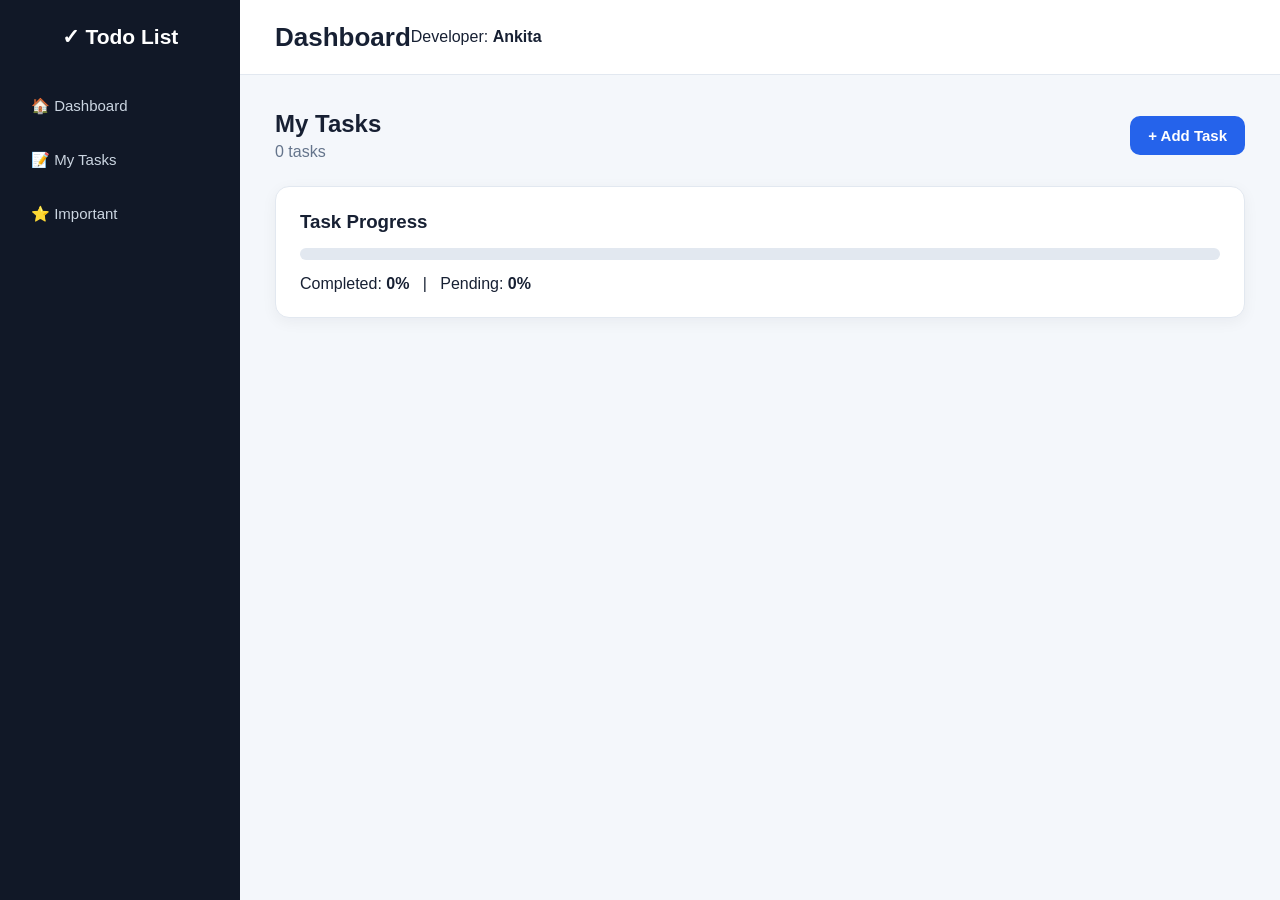
<file: Index.html>
<!DOCTYPE html>
<html lang="en">
<head>
    <meta charset="UTF-8">
    <meta name="viewport" content="width=device-width, initial-scale=1.0">
    <title>Todo Dashboard</title>
    <link rel="stylesheet" href="Css.css">
</head>

<body>

<div class="app">

    <!-- SIDEBAR -->
    <aside class="sidebar">

        <h2>✓ Todo List</h2>

        <button onclick="showPage('dashboard')">
            🏠 Dashboard
        </button>

        <button onclick="showPage('tasks')">
            📝 My Tasks
        </button>

        <button onclick="showPage('important')">
            ⭐ Important
        </button>

    </aside>


    <!-- MAIN -->
    <main class="main">

        <!-- HEADER -->
        <header>

            <h1 id="pageTitle">
                Dashboard
            </h1>

            <div class="developer">
                Developer: <b>Ankita</b>
            </div>

        </header>


        <!-- DASHBOARD -->
        <section id="dashboard" class="page">

            <div class="top-box">

                <div>
                    <h2>My Tasks</h2>
                    <p id="taskInfo">0 tasks</p>
                </div>

                <button class="add-btn" onclick="showAddTask()">
                    + Add Task
                </button>

            </div>


            <!-- ADD TASK FORM -->
            <div id="addTaskBox" class="add-task-box hidden">

                <h2>Create New Task</h2>

                <p>Add a new task to your list</p>

                <label for="taskInput">
                    Task Name
                </label>

                <input
                    type="text"
                    id="taskInput"
                    placeholder="Enter your task..."
                >

                <div class="form-buttons">

                    <button
                        class="cancel-btn"
                        onclick="hideAddTask()"
                    >
                        Cancel
                    </button>

                    <button
                        class="save-btn"
                        onclick="saveTask()"
                    >
                        + Add Task
                    </button>

                </div>

            </div>


            <!-- PROGRESS -->
            <div class="progress-box">

                <h3>Task Progress</h3>

                <div class="progress">
                    <div id="progressBar"></div>
                </div>

                <p>
                    Completed:
                    <b id="completedPercent">0%</b>

                    &nbsp; | &nbsp;

                    Pending:
                    <b id="pendingPercent">0%</b>
                </p>

            </div>


            <div
                id="dashboardTasks"
                class="task-list"
            ></div>

        </section>


        <!-- MY TASKS -->
        <section id="tasks" class="page hidden">

            <div class="top-box">

                <h2>My Tasks</h2>

                <button
                    class="add-btn"
                    onclick="showAddTask()"
                >
                    + Add Task
                </button>

            </div>

            <div
                id="allTasks"
                class="task-list"
            ></div>

        </section>


        <!-- IMPORTANT -->
        <section id="important" class="page hidden">

            <div class="top-box">

                <h2>⭐ Important Tasks</h2>

            </div>

            <div
                id="importantTasks"
                class="task-list"
            ></div>

        </section>

    </main>

</div>


<script src="Js.js"></script>

</body>
</html>
</file>
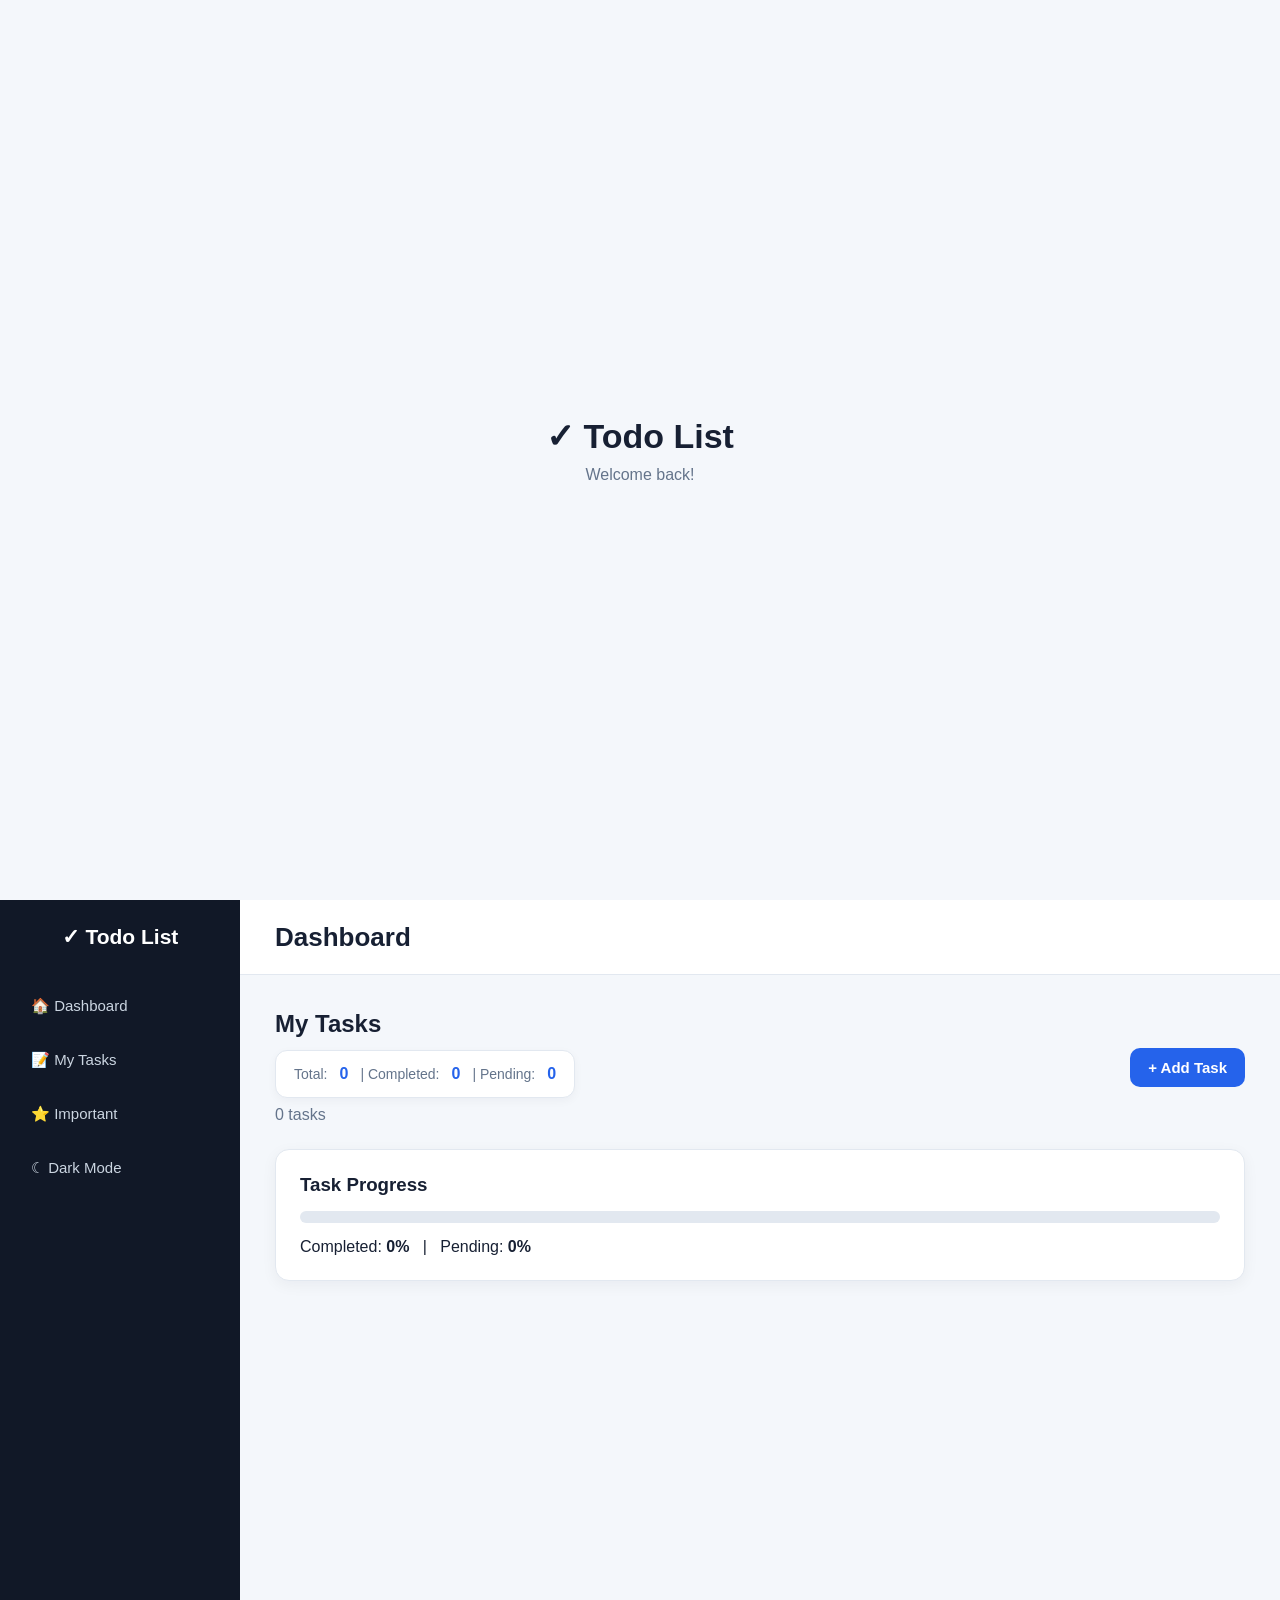
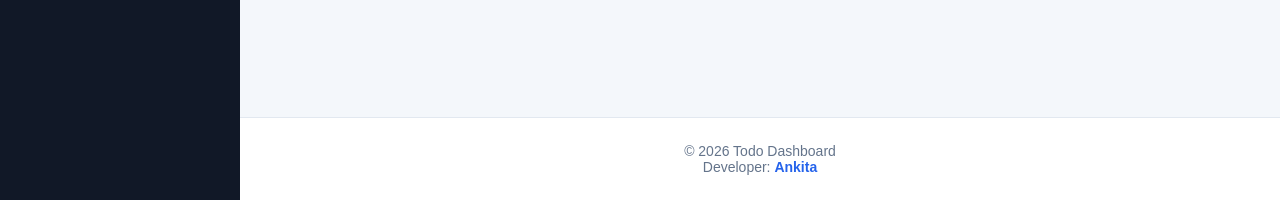
<file: index.html>
<!DOCTYPE html>
<html lang="en">

<head>
    <meta charset="UTF-8">
    <meta name="viewport" content="width=device-width, initial-scale=1.0">
    <title>Todo Dashboard</title>

    <link rel="stylesheet" href="Css.css">
</head>

<body><div id="welcomeScreen">
    <h1>✓ Todo List</h1>
    <b>Welcome back!</b>
</div>

<div class="app">

    <!-- SIDEBAR -->
    <aside class="sidebar">

        <h2>✓ Todo List</h2>

        <button onclick="showPage('dashboard')">
            🏠 Dashboard
        </button>

        <button onclick="showPage('tasks')">
            📝 My Tasks
        </button>

        <button onclick="showPage('important')">
            ⭐ Important
        </button>

        <button onclick="toggleDarkMode()">
            ☾ Dark Mode
        </button>

    </aside>


    <!-- MAIN -->
    <main class="main">

        <!-- HEADER -->
      

<header>
    <h1 id="pageTitle">Dashboard</h1>
</header>

<!-- ADD TASK -->
<div id="addTaskBox" class="add-task-box hidden">

    <h2>Create New Task</h2>

    <p>Add a new task to your list</p>

    <label for="taskInput">
        Task Name
    </label>

    <input
        type="text"
        id="taskInput"
        placeholder="Enter your task..."
    >

    <div class="form-buttons">

        <button
            class="cancel-btn"
            onclick="hideAddTask()"
        >
            Cancel
        </button>

        <button
            class="save-btn"
            onclick="saveTask()"
        >
            + Add Task
        </button>

    </div>

</div>


        <!-- DASHBOARD -->
        <section id="dashboard" class="page">

            <div class="top-box">

                <div>

                    <h2>My Tasks</h2>

                    <div class="task-counter">

                        Total:
                        <b id="totalCount">0</b>

                        |

                        Completed:
                        <b id="completedCount">0</b>

                        |

                        Pending:
                        <b id="pendingCount">0</b>

                    </div>

                    <p id="taskInfo">0 tasks</p>

                </div>


                <button
                    class="add-btn"
                    onclick="showAddTask()"
                >
                    + Add Task
                </button>

            </div>


            <!-- ADD TASK -->
        


            <!-- PROGRESS -->
            <div class="progress-box">

                <h3>Task Progress</h3>

                <div class="progress">

                    <div id="progressBar"></div>

                </div>

                <p>

                    Completed:
                    <b id="completedPercent">0%</b>

                    &nbsp; | &nbsp;

                    Pending:
                    <b id="pendingPercent">0%</b>

                </p>

            </div>


            <div
                id="dashboardTasks"
                class="task-list"
            ></div>

        </section>


        <!-- MY TASKS -->
        <section
            id="tasks"
            class="page hidden"
        >

            <div class="top-box">

                <h2>My Tasks</h2>

                <button
                    class="add-btn"
                    onclick="showAddTask()"
                >
                    + Add Task
                </button>

            </div>


            <input
                type="text"
                id="searchInput"
                placeholder="🔍 Search tasks..."
                oninput="searchTasks()"
            >


            <div
                id="allTasks"
                class="task-list"
            ></div>

        </section>


        <!-- IMPORTANT -->
        <section
            id="important"
            class="page hidden"
        >

            <div class="top-box">

                <h2>⭐ Important Tasks</h2>

            </div>

            <div
                id="importantTasks"
                class="task-list"
            ></div>

        </section>


        <!-- FOOTER -->
        <footer>

            © 2026 Todo Dashboard

            <br>

            Developer:
            <b>Ankita</b>

        </footer>

    </main>

</div>


<script src="Js.js"></script>

</body>

</html>
</file>
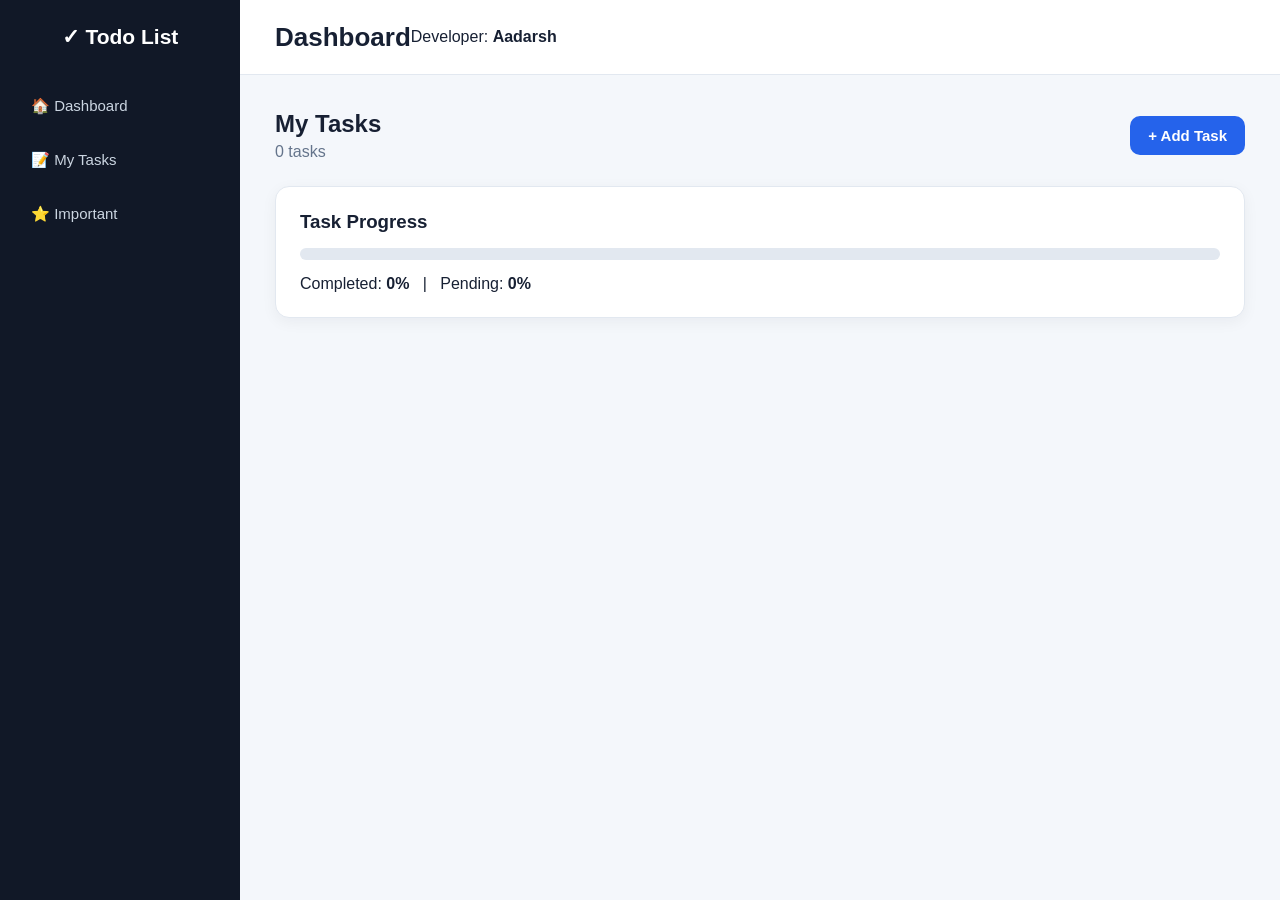
<file: Html.html>
<!DOCTYPE html>
<html lang="en">
<head>
    <meta charset="UTF-8">
    <meta name="viewport" content="width=device-width, initial-scale=1.0">
    <title>Todo Dashboard</title>
    <link rel="stylesheet" href="Css.css">
</head>

<body>

<div class="app">

    <!-- SIDEBAR -->
    <aside class="sidebar">

        <h2>✓ Todo List</h2>

        <button onclick="showPage('dashboard')">
            🏠 Dashboard
        </button>

        <button onclick="showPage('tasks')">
            📝 My Tasks
        </button>

        <button onclick="showPage('important')">
            ⭐ Important
        </button>

    </aside>


    <!-- MAIN -->
    <main class="main">

        <!-- HEADER -->
        <header>

            <h1 id="pageTitle">
                Dashboard
            </h1>

            <div class="developer">
                Developer: <b>Aadarsh</b>
            </div>

        </header>


        <!-- DASHBOARD -->
        <section id="dashboard" class="page">

            <div class="top-box">

                <div>
                    <h2>My Tasks</h2>
                    <p id="taskInfo">0 tasks</p>
                </div>

                <button class="add-btn" onclick="showAddTask()">
                    + Add Task
                </button>

            </div>


            <!-- ADD TASK FORM -->
            <div id="addTaskBox" class="add-task-box hidden">

                <h2>Create New Task</h2>

                <p>Add a new task to your list</p>

                <label for="taskInput">
                    Task Name
                </label>

                <input
                    type="text"
                    id="taskInput"
                    placeholder="Enter your task..."
                >

                <div class="form-buttons">

                    <button
                        class="cancel-btn"
                        onclick="hideAddTask()"
                    >
                        Cancel
                    </button>

                    <button
                        class="save-btn"
                        onclick="saveTask()"
                    >
                        + Add Task
                    </button>

                </div>

            </div>


            <!-- PROGRESS -->
            <div class="progress-box">

                <h3>Task Progress</h3>

                <div class="progress">
                    <div id="progressBar"></div>
                </div>

                <p>
                    Completed:
                    <b id="completedPercent">0%</b>

                    &nbsp; | &nbsp;

                    Pending:
                    <b id="pendingPercent">0%</b>
                </p>

            </div>


            <div
                id="dashboardTasks"
                class="task-list"
            ></div>

        </section>


        <!-- MY TASKS -->
        <section id="tasks" class="page hidden">

            <div class="top-box">

                <h2>My Tasks</h2>

                <button
                    class="add-btn"
                    onclick="showAddTask()"
                >
                    + Add Task
                </button>

            </div>

            <div
                id="allTasks"
                class="task-list"
            ></div>

        </section>


        <!-- IMPORTANT -->
        <section id="important" class="page hidden">

            <div class="top-box">

                <h2>⭐ Important Tasks</h2>

            </div>

            <div
                id="importantTasks"
                class="task-list"
            ></div>

        </section>

    </main>

</div>


<script src="Js.js"></script>

</body>
</html>
</file>
<file: Css.css>
* {
    margin: 0;
    padding: 0;
    box-sizing: border-box;
}

body {
    font-family: Arial, sans-serif;
    background: #f4f7fb;
    color: #172033;
}

.app {
    display: flex;
    min-height: 100vh;
}

.main {
    flex: 1;
    min-width: 0;
    min-height: 100vh;
    display: flex;
    flex-direction: column;
}

/* SIDEBAR */

.sidebar {
    width: 240px;
    flex-shrink: 0;
    background: #111827;
    color: white;
    padding: 25px 16px;
}

.sidebar h2 {
    text-align: center;
    margin-bottom: 35px;
    font-size: 21px;
}

.sidebar button {
    width: 100%;
    padding: 13px 15px;
    margin-bottom: 10px;
    border: none;
    border-radius: 9px;
    background: transparent;
    color: #cbd5e1;
    text-align: left;
    font-size: 15px;
    cursor: pointer;
    transition: 0.2s;
}

.sidebar button:hover {
    background: #1e293b;
    color: white;
}

/* HEADER */

header {
    min-height: 75px;
    background: #ffffff;
    display: flex;
    align-items: center;
    padding: 15px 35px;
    border-bottom: 1px solid #e2e8f0;
}

header h1 {
    font-size: 26px;
    color: #172033;
}

/* PAGE */

.page {
    padding: 35px;
}

.hidden {
    display: none !important;
}

/* TOP */

.top-box {
    display: flex;
    justify-content: space-between;
    align-items: center;
    gap: 15px;
    margin-bottom: 25px;
}

.top-box h2 {
    font-size: 24px;
    color: #172033;
}

.top-box p {
    color: #64748b;
    margin-top: 5px;
}
.task-counter {
    display: flex;
    align-items: center;
    gap: 12px;
    background: white;
    padding: 14px 18px;
    margin-top: 12px;
    margin-bottom: 8px;
    border-radius: 12px;
    color: #64748b;
    font-size: 14px;
    border: 1px solid #e2e8f0;
    box-shadow: 0 3px 10px rgba(15, 23, 42, 0.04);
}

.task-counter b {
    color: #2563eb;
    font-size: 16px;
}
/* TASK COUNTER */

/* ADD BUTTON */

.add-btn {
    background: #2563eb;
    color: white;
    border: none;
    padding: 12px 20px;
    border-radius: 9px;
    font-size: 15px;
    font-weight: bold;
    cursor: pointer;
    white-space: nowrap;
    transition: 0.2s;
}

.add-btn:hover {
    background: #1d4ed8;
}

/* ADD TASK */

.add-task-box {
    background: white;
    padding: 25px;
    border-radius: 14px;
    margin-bottom: 25px;
    border: 1px solid #e2e8f0;
    box-shadow: 0 5px 18px rgba(15, 23, 42, 0.06);
}

.add-task-box h2 {
    margin-bottom: 6px;
}

.add-task-box p {
    color: #64748b;
    font-size: 14px;
    margin-bottom: 22px;
}

/* LABEL */

.add-task-box label {
    display: block;
    font-weight: bold;
    font-size: 14px;
    margin-bottom: 8px;
    color: #334155;
}

/* INPUT */

#taskInput,
#dueDate {
    width: 100%;
    height: 48px;
    padding: 0 14px;
    border: 1px solid #cbd5e1;
    border-radius: 9px;
    outline: none;
    font-size: 15px;
    margin-bottom: 15px;
    background: white;
}

#taskInput:focus,
#dueDate:focus {
    border-color: #2563eb;
    box-shadow: 0 0 0 3px rgba(37, 99, 235, 0.12);
}

/* SEARCH */

#searchInput {
    width: 100%;
    max-width: 400px;
    height: 45px;
    padding: 0 14px;
    border: 1px solid #cbd5e1;
    border-radius: 9px;
    outline: none;
    font-size: 14px;
    margin-bottom: 20px;
}

#searchInput {
    width: 100%;
    max-width: 430px;
    height: 46px;
    padding: 0 16px;
    border: 1px solid #cbd5e1;
    border-radius: 10px;
    outline: none;
    font-size: 14px;
    margin-bottom: 20px;
    background: white;
    color: #172033;
    transition: 0.2s;
    box-shadow: 0 3px 10px rgba(15, 23, 42, 0.04);
}

#searchInput::placeholder {
    color: #94a3b8;
}

#searchInput:focus {
    border-color: #2563eb;
    box-shadow: 0 0 0 3px rgba(37, 99, 235, 0.12);
}

/* FORM BUTTONS */

.form-buttons {
    display: flex;
    justify-content: flex-end;
    gap: 10px;
}
.cancel-btn,
.save-btn {
    padding: 11px 19px;
    border-radius: 9px;
    font-weight: bold;
    cursor: pointer;
    transition: 0.2s;
}

.cancel-btn {
    background: white;
    border: 1px solid #cbd5e1;
    color: #334155;
}

.cancel-btn:hover {
    background: #f8fafc;
}

.save-btn {
    border: none;
    color: white;
    background: #2563eb;
}

.save-btn:hover {
    background: #1d4ed8;
    transform: translateY(-1px);
}

/* PROGRESS */

.progress-box {
    background: white;
    padding: 24px;
    border-radius: 14px;
    margin-bottom: 25px;
    border: 1px solid #e2e8f0;
    box-shadow: 0 4px 15px rgba(15, 23, 42, 0.05);
}

.progress {
    width: 100%;
    height: 12px;
    background: #e2e8f0;
    border-radius: 20px;
    overflow: hidden;
    margin: 15px 0;
}

#progressBar {
    height: 100%;
    width: 0%;
    background: #22c55e;
    transition: width 0.4s;
}

/* TASK */

.task-list {
    display: flex;
    flex-direction: column;
    gap: 13px;
}

.task {
    background: white;
    padding: 16px 18px;
    border-radius: 12px;
    display: flex;
    align-items: center;
    gap: 13px;
    border: 1px solid #e2e8f0;
    box-shadow: 0 3px 12px rgba(15, 23, 42, 0.04);
    min-width: 0;
    transition: 0.2s;
}

.task:hover {
    transform: translateY(-2px);
    box-shadow: 0 6px 18px rgba(15, 23, 42, 0.08);
}

.task-name {
    flex: 1;
    min-width: 0;
    font-size: 16px;
    overflow-wrap: anywhere;
}

.completed {
    text-decoration: line-through;
    color: #94a3b8;
}

/* DUE DATE */

.due-date {
    font-size: 12px;
    color: #6b7280;
    margin-top: 4px;
}
/* STAR */

.star {
    border: none;
    background: transparent;
    font-size: 22px;
    cursor: pointer;
    flex-shrink: 0;
    padding: 5px;
}

.delete {
    border: none;
    background: #fef2f2;
    color: #dc2626;
    padding: 8px 12px;
    border-radius: 7px;
    cursor: pointer;
    font-weight: bold;
    flex-shrink: 0;
    transition: 0.2s;
}

.delete:hover {
    background: #dc2626;
    color: white;
}

/* FOOTER */

footer {
    text-align: center;
    padding: 25px 15px;
    margin-top: auto;
    background: white;
    color: #64748b;
    border-top: 1px solid #e2e8f0;
    font-size: 14px;
}

footer b {
    color: #2563eb;
}

/* DARK MODE */

body.dark-mode {
    background: #0f172a;
    color: #f8fafc;
}

body.dark-mode header,
body.dark-mode .progress-box,
body.dark-mode .add-task-box,
body.dark-mode .task,
body.dark-mode .task-counter,
body.dark-mode footer {
    background: #1e293b;
    color: #f8fafc;
    border-color: #334155;
}

body.dark-mode header h1,
body.dark-mode .top-box h2,
body.dark-mode .add-task-box label {
    color: #f8fafc;
}

body.dark-mode .top-box p,
body.dark-mode .add-task-box p,
body.dark-mode footer {
    color: #cbd5e1;
}

body.dark-mode #searchInput,
body.dark-mode #taskInput,
body.dark-mode #dueDate {
    background: #0f172a;
    color: white;
    border-color: #475569;
}
 
body.dark-mode .due-date {
    background: #1e3a8a;
    color: #bfdbfe;
}

/* TABLET */

@media (max-width: 800px) {

    .sidebar {
    width: 240px;
    flex-shrink: 0;
    background: #111827;
    color: white;
    padding: 25px 16px;
    box-shadow: 3px 0 15px rgba(15, 23, 42, 0.08);
}

.sidebar h2 {
    text-align: center;
    margin-bottom: 35px;
    font-size: 21px;
    letter-spacing: 0.3px;
}

.sidebar button {
    width: 100%;
    padding: 13px 15px;
    margin-bottom: 10px;
    border: none;
    border-radius: 10px;
    background: transparent;
    color: #cbd5e1;
    text-align: left;
    font-size: 15px;
    cursor: pointer;
    transition: 0.2s;
}

.sidebar button:hover {
    background: #1e293b;
    color: white;
    transform: translateX(2px);
}

    .page {
        padding: 25px 20px;
    }

    header {
    min-height: 75px;
    background: #ffffff;
    display: flex;
    align-items: center;
    padding: 15px 35px;
    border-bottom: 1px solid #e2e8f0;
    box-shadow: 0 2px 10px rgba(15, 23, 42, 0.03);
}

header h1 {
    font-size: 26px;
    color: #172033;
    font-weight: 700;
    letter-spacing: -0.3px;
}
}

/* MOBILE */

@media (max-width: 600px) {

    .app {
        flex-direction: column;
    }

    .sidebar {
        width: 100%;
        padding: 15px 12px;
    }

    .sidebar h2 {
        font-size: 20px;
        margin-bottom: 12px;
    }

    .sidebar button {
        width: auto;
        display: inline-block;
        padding: 10px 12px;
        margin: 3px;
        font-size: 13px;
    }

    header {
        min-height: auto;
        padding: 15px;
    }

    header h1 {
        font-size: 22px;
    }

    .page {
        padding: 20px 12px;
    }

    .top-box {
        align-items: stretch;
        flex-direction: column;
    }

    .top-box h2 {
        font-size: 21px;
    }

    .add-btn {
        width: 100%;
    }

    .add-task-box {
    background: white;
    padding: 26px;
    border-radius: 16px;
    margin-bottom: 25px;
    border: 1px solid #e2e8f0;
    box-shadow: 0 8px 25px rgba(15, 23, 42, 0.07);
}

.add-task-box h2 {
    margin-bottom: 7px;
    font-size: 21px;
    color: #172033;
}

.add-task-box p {
    color: #64748b;
    font-size: 14px;
    margin-bottom: 22px;
}

    .form-buttons {
        flex-direction: column;
    }

    .cancel-btn,
    .save-btn {
        width: 100%;
    }

    
.progress-box {
    background: white;
    padding: 24px;
    border-radius: 14px;
    margin-bottom: 25px;
    border: 1px solid #e2e8f0;
    box-shadow: 0 4px 15px rgba(15, 23, 42, 0.05);
}

.progress-box h3 {
    font-size: 18px;
    margin-bottom: 5px;
    color: #172033;
}

.progress-box p {
    color: #64748b;
    font-size: 14px;
    margin-top: 10px;
}

.progress {
    width: 100%;
    height: 12px;
    background: #e2e8f0;
    border-radius: 20px;
    overflow: hidden;
    margin: 15px 0;
}.progress-box {
    background: white;
    padding: 24px;
    border-radius: 14px;
    margin-bottom: 25px;
    border: 1px solid #e2e8f0;
    box-shadow: 0 4px 15px rgba(15, 23, 42, 0.05);
}

.progress-box h3 {
    font-size: 18px;
    margin-bottom: 5px;
    color: #172033;
}

.progress-box p {
    color: #64748b;
    font-size: 14px;
    margin-top: 10px;
}

.progress {
    width: 100%;
    height: 12px;
    background: #e2e8f0;
    border-radius: 20px;
    overflow: hidden;
    margin: 15px 0;
}

#progressBar {
    height: 100%;
    width: 0%;
    background: #22c55e;
    border-radius: 20px;
    transition: width 0.4s;
}
    .task {
        padding: 13px 10px;
        gap: 8px;
    }

    .task-name {
        font-size: 14px;
    }

    .due-date {
        font-size: 11px;
        padding: 4px 7px;
    }

    .star {
        font-size: 20px;
    }

    .delete {
        padding: 7px 9px;
        font-size: 12px;
    }

    .task-counter {
        font-size: 12px;
    }
}#welcomeScreen {
    min-height: 100vh;
    display: flex;
    flex-direction: column;
    justify-content: center;
    align-items: center;
    text-align: center;
    background: #f4f7fb;
    color: #172033;
    padding: 20px;
}

#welcomeScreen h1 {
    color: #172033;
    font-size: 34px;
    margin-bottom: 10px;
}

#welcomeScreen b {
    color: #64748b;
    font-size: 16px;
    font-weight: normal;
}



/* =========================
   POLISHED DARK MODE
========================= */

body.dark-mode {
    background: #0f172a;
    color: #e2e8f0;
}

body.dark-mode .sidebar {
    background: #111827;
    border-right: 1px solid #1e293b;
}

body.dark-mode .sidebar h2 {
    color: #f8fafc;
}

body.dark-mode .sidebar button {
    color: #cbd5e1;
}

body.dark-mode .sidebar button:hover {
    background: #1e293b;
    color: #ffffff;
}

body.dark-mode .main {
    background: #0f172a;
}

body.dark-mode header {
    background: #111827;
    border-bottom: 1px solid #1e293b;
}

body.dark-mode header h1 {
    color: #f8fafc;
}

body.dark-mode .top-box,
body.dark-mode .progress-box,
body.dark-mode .task,
body.dark-mode .add-task-box {
    background: #1e293b;
    color: #e2e8f0;
    border-color: #334155;
}

body.dark-mode .top-box h2,
body.dark-mode .progress-box h3,
body.dark-mode .add-task-box h2 {
    color: #f8fafc;
}

body.dark-mode .task-name {
    color: #e2e8f0;
}

body.dark-mode .task-name.completed {
    color: #64748b;
}

body.dark-mode #searchInput,
body.dark-mode #taskInput {
    background: #1e293b;
    color: #f8fafc;
    border-color: #475569;
}

body.dark-mode #searchInput::placeholder,
body.dark-mode #taskInput::placeholder {
    color: #94a3b8;
}

body.dark-mode footer {
    background: #111827;
    color: #94a3b8;
    border-top-color: #1e293b;
}

body.dark-mode .progress {
    background: #334155;
}


/* =========================
   FINAL OVERALL POLISH
========================= */

* {
    box-sizing: border-box;
}

html {
    scroll-behavior: smooth;
}

body {
    margin: 0;
    font-family: Arial, sans-serif;
    background: #f4f7fb;
    color: #172033;
}

/* Smooth transitions */
button,
input,
.task,
.sidebar,
.main,
header,
footer,
.top-box,
.progress-box,
.add-task-box {
    transition: 0.2s ease;
}

/* Buttons */
button {
    cursor: pointer;
    font-family: inherit;
}

button:active {
    transform: scale(0.97);
}

.add-btn,
.save-btn {
    border: none;
    border-radius: 10px;
    padding: 11px 18px;
    font-weight: 600;
}

.add-btn:hover,
.save-btn:hover {
    transform: translateY(-1px);
}

/* Task cards */
.task {
    display: flex;
    align-items: center;
    gap: 12px;
    padding: 14px 16px;
    margin-bottom: 10px;
    border-radius: 12px;
    background: #ffffff;
    border: 1px solid #e2e8f0;
    box-shadow: 0 2px 8px rgba(15, 23, 42, 0.05);
}

.task:hover {
    transform: translateY(-1px);
    box-shadow: 0 5px 14px rgba(15, 23, 42, 0.09);
}

.task-name {
    flex: 1;
    word-break: break-word;
}

.task input[type="checkbox"] {
    width: 18px;
    height: 18px;
    cursor: pointer;
}

.star,
.delete {
    border: none;
    background: transparent;
    cursor: pointer;
}

.star {
    font-size: 19px;
}

.delete {
    color: #ef4444;
    font-weight: 600;
}

.delete:hover {
    color: #dc2626;
}

/* Search */
#searchInput {
    width: 100%;
    max-width: 430px;
    margin: 15px 0;
    padding: 12px 14px;
    border: 1px solid #dbe3ee;
    border-radius: 10px;
    outline: none;
}

#searchInput:focus,
#taskInput:focus {
    border-color: #64748b;
    box-shadow: 0 0 0 3px rgba(100, 116, 139, 0.12);
}

/* Progress */
.progress {
    overflow: hidden;
    border-radius: 20px;
}

#progressBar {
    transition: width 0.4s ease;
}

/* Add task box */
.add-task-box {
    border-radius: 14px;
    box-shadow: 0 8px 25px rgba(15, 23, 42, 0.08);
}

#taskInput {
    width: 100%;
    padding: 12px 14px;
    border: 1px solid #dbe3ee;
    border-radius: 10px;
    outline: none;
}

/* Welcome screen */
#welcomeScreen {
    z-index: 9999;
}

/* Mobile */
@media (max-width: 600px) {

    .task {
        padding: 12px;
        gap: 9px;
    }

    .task .delete {
        padding: 6px 8px;
    }

    .top-box {
        gap: 12px;
    }

    .add-btn {
        padding: 10px 14px;
    }

    header h1 {
        font-size: 24px;
    }
}

/* Dark mode final touches */
body.dark-mode .task {
    box-shadow: 0 3px 12px rgba(0, 0, 0, 0.18);
}

body.dark-mode .task:hover {
    box-shadow: 0 6px 18px rgba(0, 0, 0, 0.25);
}

body.dark-mode #searchInput:focus,
body.dark-mode #taskInput:focus {
    border-color: #64748b;
    box-shadow: 0 0 0 3px rgba(148, 163, 184, 0.12);
}
</file>
